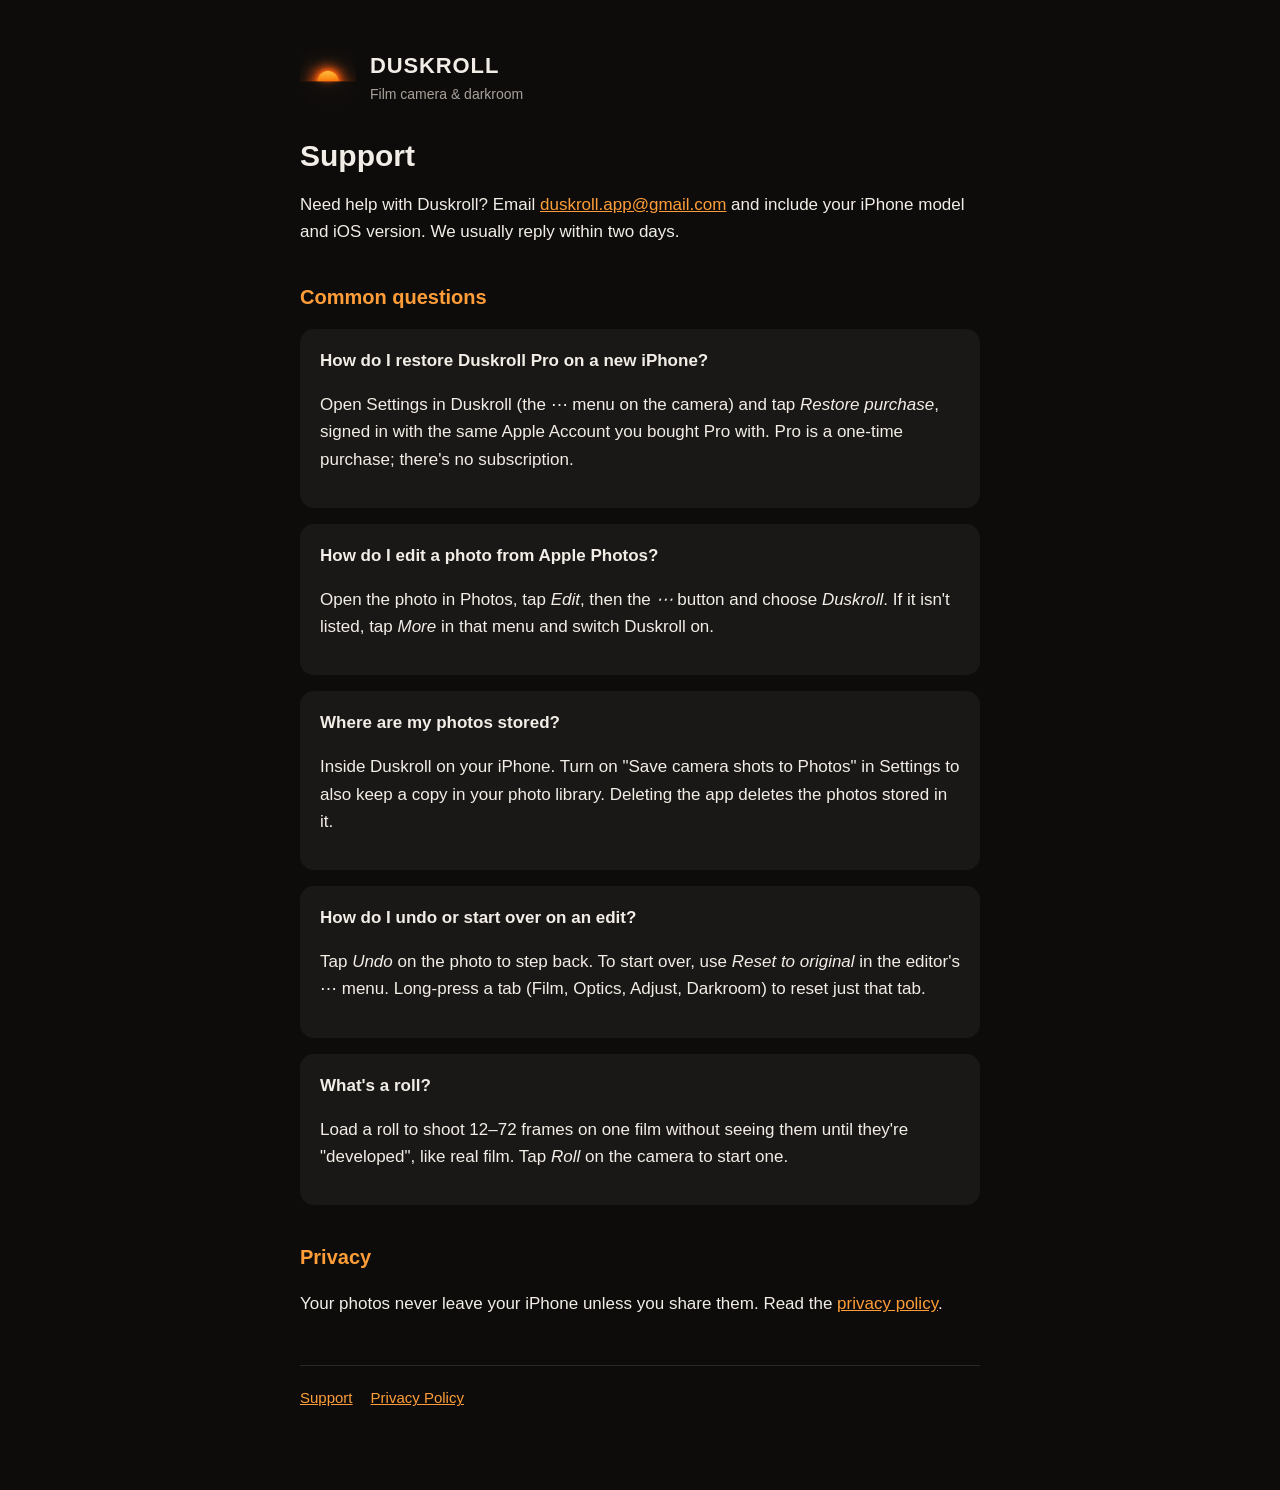
<file: index.html>
<!doctype html>
<html lang="en">
<head>
  <meta charset="utf-8">
  <meta name="viewport" content="width=device-width, initial-scale=1">
  <title>Duskroll Support</title>
  <link rel="stylesheet" href="style.css">
</head>
<body>
<main>
  <header>
    <img src="icon.png" alt="">
    <div><div class="name">DUSKROLL</div><div class="tag">Film camera &amp; darkroom</div></div>
  </header>

  <h1>Support</h1>
  <p>Need help with Duskroll? Email <a href="mailto:duskroll.app@gmail.com">duskroll.app@gmail.com</a> and include your iPhone
     model and iOS version. We usually reply within two days.</p>

  <h2>Common questions</h2>

  <div class="card">
    <strong>How do I restore Duskroll Pro on a new iPhone?</strong>
    <p>Open Settings in Duskroll (the ⋯ menu on the camera) and tap <em>Restore purchase</em>, signed in with the
       same Apple Account you bought Pro with. Pro is a one-time purchase; there's no subscription.</p>
  </div>

  <div class="card">
    <strong>How do I edit a photo from Apple Photos?</strong>
    <p>Open the photo in Photos, tap <em>Edit</em>, then the <em>⋯</em> button and choose <em>Duskroll</em>. If it isn't
       listed, tap <em>More</em> in that menu and switch Duskroll on.</p>
  </div>

  <div class="card">
    <strong>Where are my photos stored?</strong>
    <p>Inside Duskroll on your iPhone. Turn on "Save camera shots to Photos" in Settings to also keep a copy in
       your photo library. Deleting the app deletes the photos stored in it.</p>
  </div>

  <div class="card">
    <strong>How do I undo or start over on an edit?</strong>
    <p>Tap <em>Undo</em> on the photo to step back. To start over, use <em>Reset to original</em> in the editor's
       ⋯ menu. Long-press a tab (Film, Optics, Adjust, Darkroom) to reset just that tab.</p>
  </div>

  <div class="card">
    <strong>What's a roll?</strong>
    <p>Load a roll to shoot 12–72 frames on one film without seeing them until they're "developed", like real
       film. Tap <em>Roll</em> on the camera to start one.</p>
  </div>

  <h2>Privacy</h2>
  <p>Your photos never leave your iPhone unless you share them. Read the
     <a href="privacy.html">privacy policy</a>.</p>

  <nav><a href="index.html">Support</a><a href="privacy.html">Privacy Policy</a></nav>
</main>
</body>
</html>
</file>
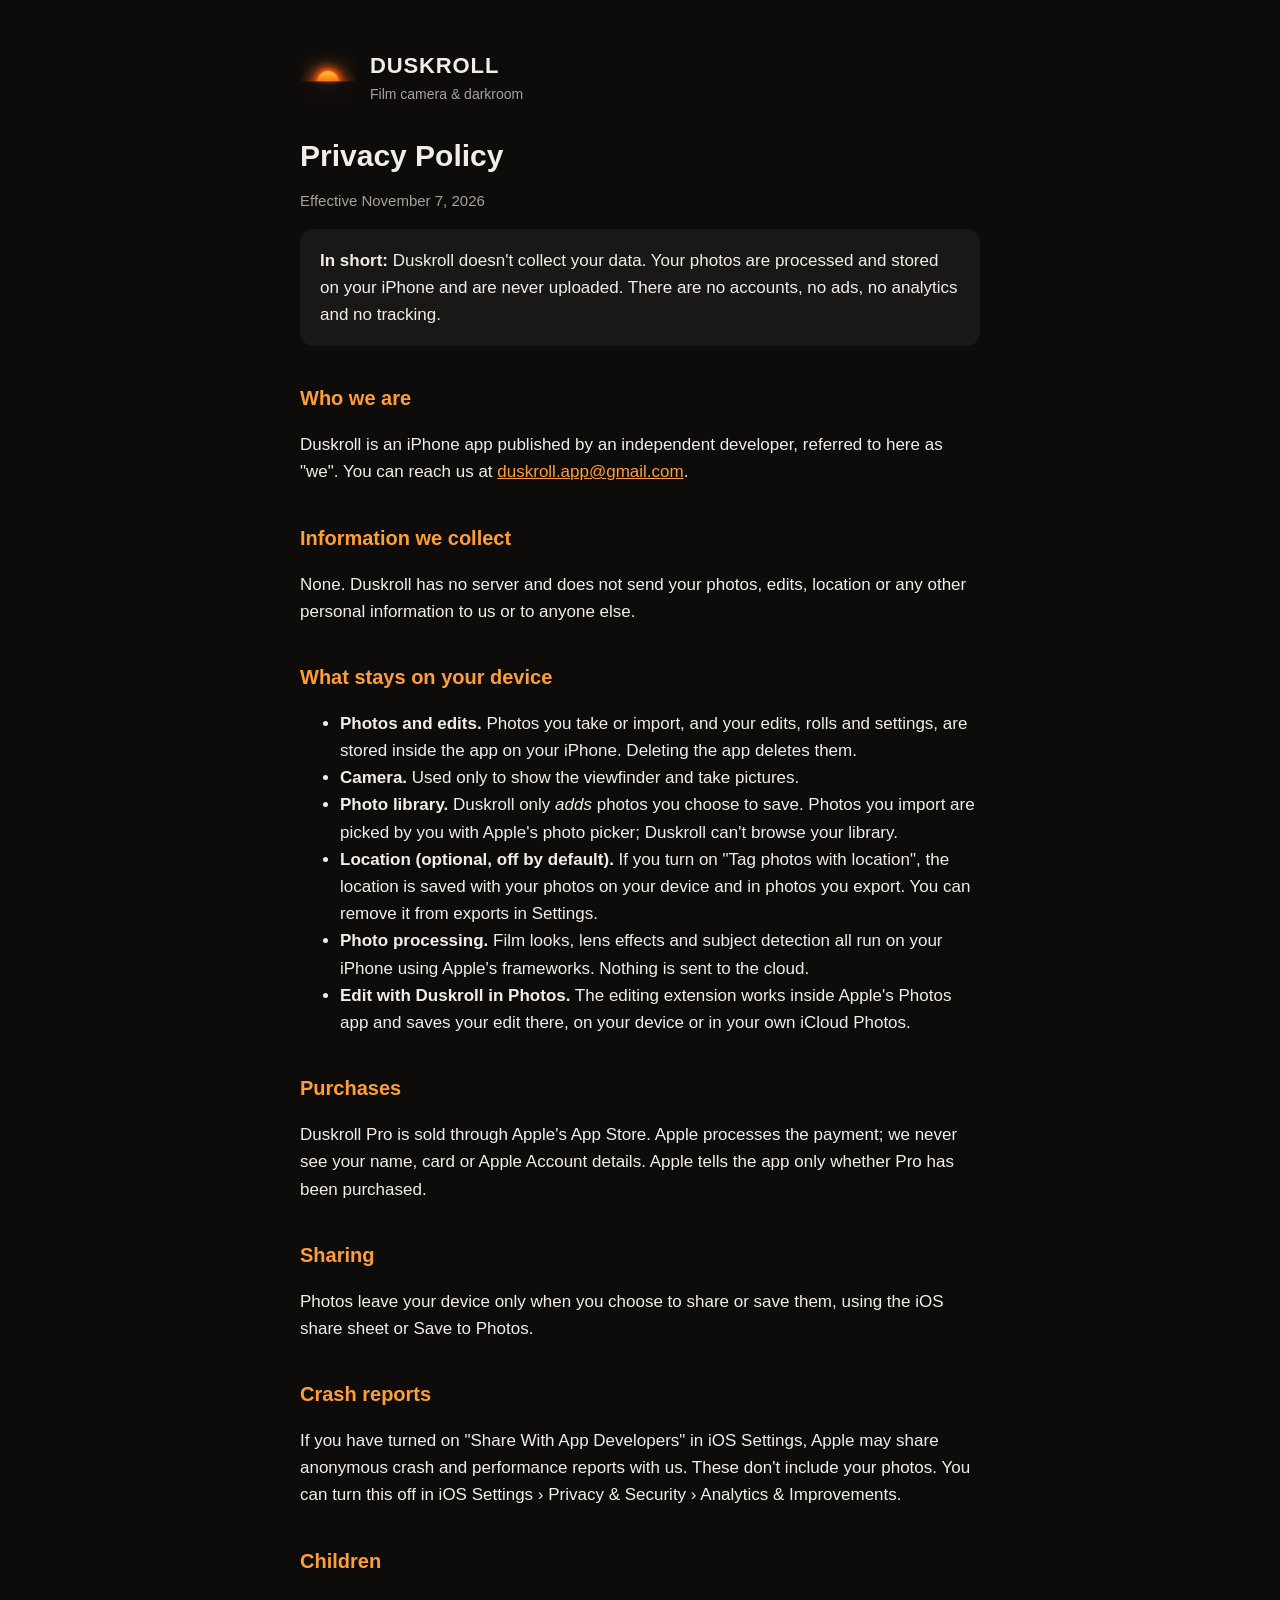
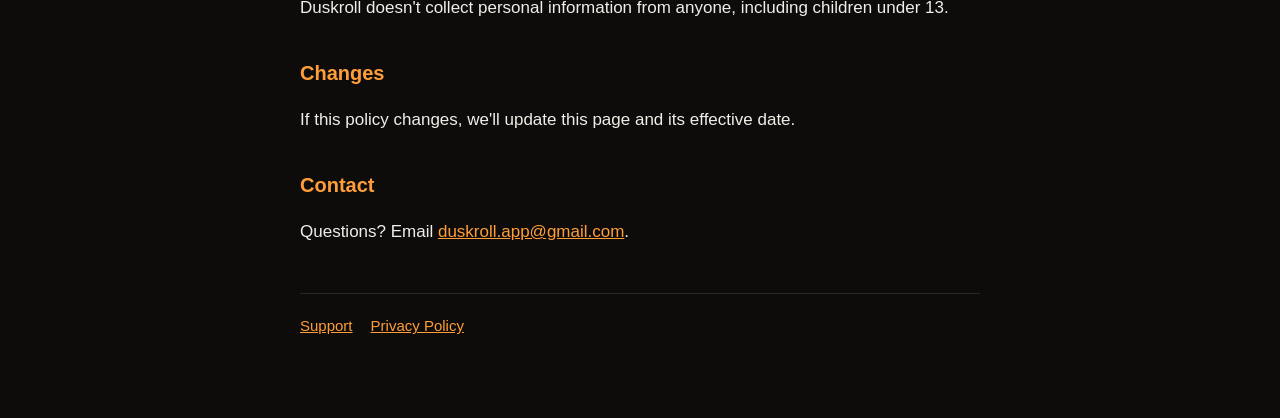
<file: privacy.html>
<!doctype html>
<html lang="en">
<head>
  <meta charset="utf-8">
  <meta name="viewport" content="width=device-width, initial-scale=1">
  <title>Duskroll Privacy Policy</title>
  <link rel="stylesheet" href="style.css">
</head>
<body>
<main>
  <header>
    <img src="icon.png" alt="">
    <div><div class="name">DUSKROLL</div><div class="tag">Film camera &amp; darkroom</div></div>
  </header>

  <h1>Privacy Policy</h1>
  <p class="muted">Effective November 7, 2026</p>

  <div class="card">
    <strong>In short:</strong> Duskroll doesn't collect your data. Your photos are processed and stored on your
    iPhone and are never uploaded. There are no accounts, no ads, no analytics and no tracking.
  </div>

  <h2>Who we are</h2>
  <p>Duskroll is an iPhone app published by an independent developer, referred to here as "we".
     You can reach us at <a href="mailto:duskroll.app@gmail.com">duskroll.app@gmail.com</a>.</p>

  <h2>Information we collect</h2>
  <p>None. Duskroll has no server and does not send your photos, edits, location or any other personal
     information to us or to anyone else.</p>

  <h2>What stays on your device</h2>
  <ul>
    <li><strong>Photos and edits.</strong> Photos you take or import, and your edits, rolls and settings, are stored
        inside the app on your iPhone. Deleting the app deletes them.</li>
    <li><strong>Camera.</strong> Used only to show the viewfinder and take pictures.</li>
    <li><strong>Photo library.</strong> Duskroll only <em>adds</em> photos you choose to save. Photos you import are
        picked by you with Apple's photo picker; Duskroll can't browse your library.</li>
    <li><strong>Location (optional, off by default).</strong> If you turn on "Tag photos with location", the
        location is saved with your photos on your device and in photos you export. You can remove it from
        exports in Settings.</li>
    <li><strong>Photo processing.</strong> Film looks, lens effects and subject detection all run on your iPhone
        using Apple's frameworks. Nothing is sent to the cloud.</li>
    <li><strong>Edit with Duskroll in Photos.</strong> The editing extension works inside Apple's Photos app and
        saves your edit there, on your device or in your own iCloud Photos.</li>
  </ul>

  <h2>Purchases</h2>
  <p>Duskroll Pro is sold through Apple's App Store. Apple processes the payment; we never see your name,
     card or Apple Account details. Apple tells the app only whether Pro has been purchased.</p>

  <h2>Sharing</h2>
  <p>Photos leave your device only when you choose to share or save them, using the iOS share sheet or
     Save to Photos.</p>

  <h2>Crash reports</h2>
  <p>If you have turned on "Share With App Developers" in iOS Settings, Apple may share anonymous crash and
     performance reports with us. These don't include your photos. You can turn this off in iOS Settings ›
     Privacy &amp; Security › Analytics &amp; Improvements.</p>

  <h2>Children</h2>
  <p>Duskroll doesn't collect personal information from anyone, including children under 13.</p>

  <h2>Changes</h2>
  <p>If this policy changes, we'll update this page and its effective date.</p>

  <h2>Contact</h2>
  <p>Questions? Email <a href="mailto:duskroll.app@gmail.com">duskroll.app@gmail.com</a>.</p>

  <nav><a href="index.html">Support</a><a href="privacy.html">Privacy Policy</a></nav>
</main>
</body>
</html>
</file>
<file: style.css>
:root { --bg: #0d0c0b; --text: #f2ede6; --muted: #a8a19a; --accent: #ff9e38; --card: #1a1816; }
* { box-sizing: border-box; }
body { margin: 0; background: var(--bg); color: var(--text);
       font: 17px/1.6 -apple-system, BlinkMacSystemFont, "Segoe UI", Roboto, Helvetica, Arial, sans-serif; }
main { max-width: 720px; margin: 0 auto; padding: 48px 20px 80px; }
header { display: flex; align-items: center; gap: 14px; margin-bottom: 32px; }
header img { width: 56px; height: 56px; border-radius: 13px; }
header .name { font-weight: 700; font-size: 22px; letter-spacing: 0.04em; }
header .tag { color: var(--muted); font-size: 14px; }
h1 { font-size: 30px; line-height: 1.2; margin: 0 0 8px; }
h2 { font-size: 20px; margin: 36px 0 8px; color: var(--accent); }
p, li { color: var(--text); }
.muted { color: var(--muted); font-size: 15px; }
a { color: var(--accent); }
.card { background: var(--card); border-radius: 14px; padding: 18px 20px; margin: 16px 0; }
nav { margin-top: 48px; padding-top: 20px; border-top: 1px solid #2a2724; font-size: 15px; }
nav a { margin-right: 18px; }
</file>
